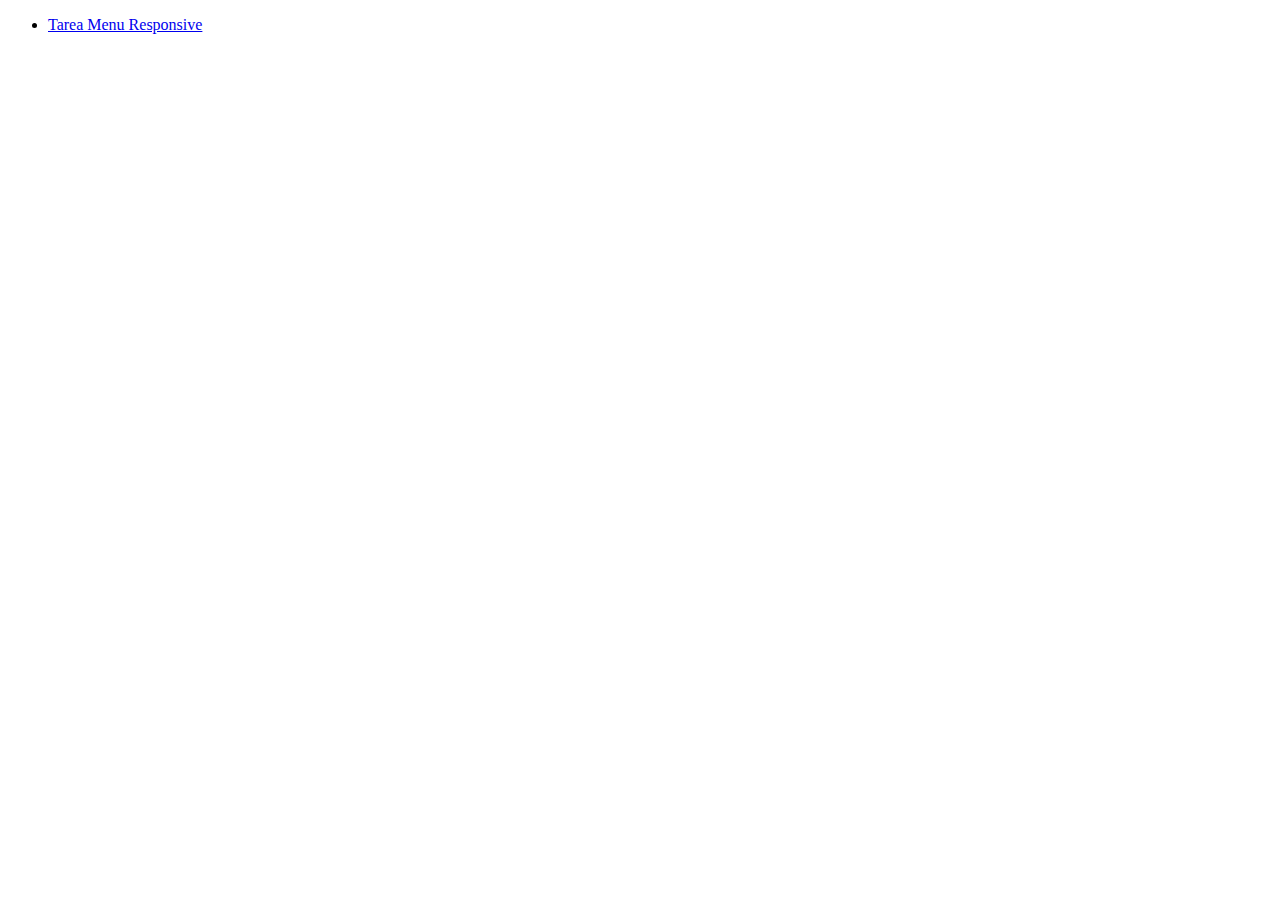
<file: index.html>
<!DOCTYPE html>
<html lang="en">
<head>
  <meta charset="UTF-8">
  <meta name="viewport" content="width=device-width, initial-scale=1.0">
  <title>Document</title>
</head>
<body>
  
  <ul>
    <li>
      <a href="UNIDAD 2/Tarea 3/index.html">Tarea Menu Responsive</a>
    </li>
  </ul>
</body>
</html>
</file>
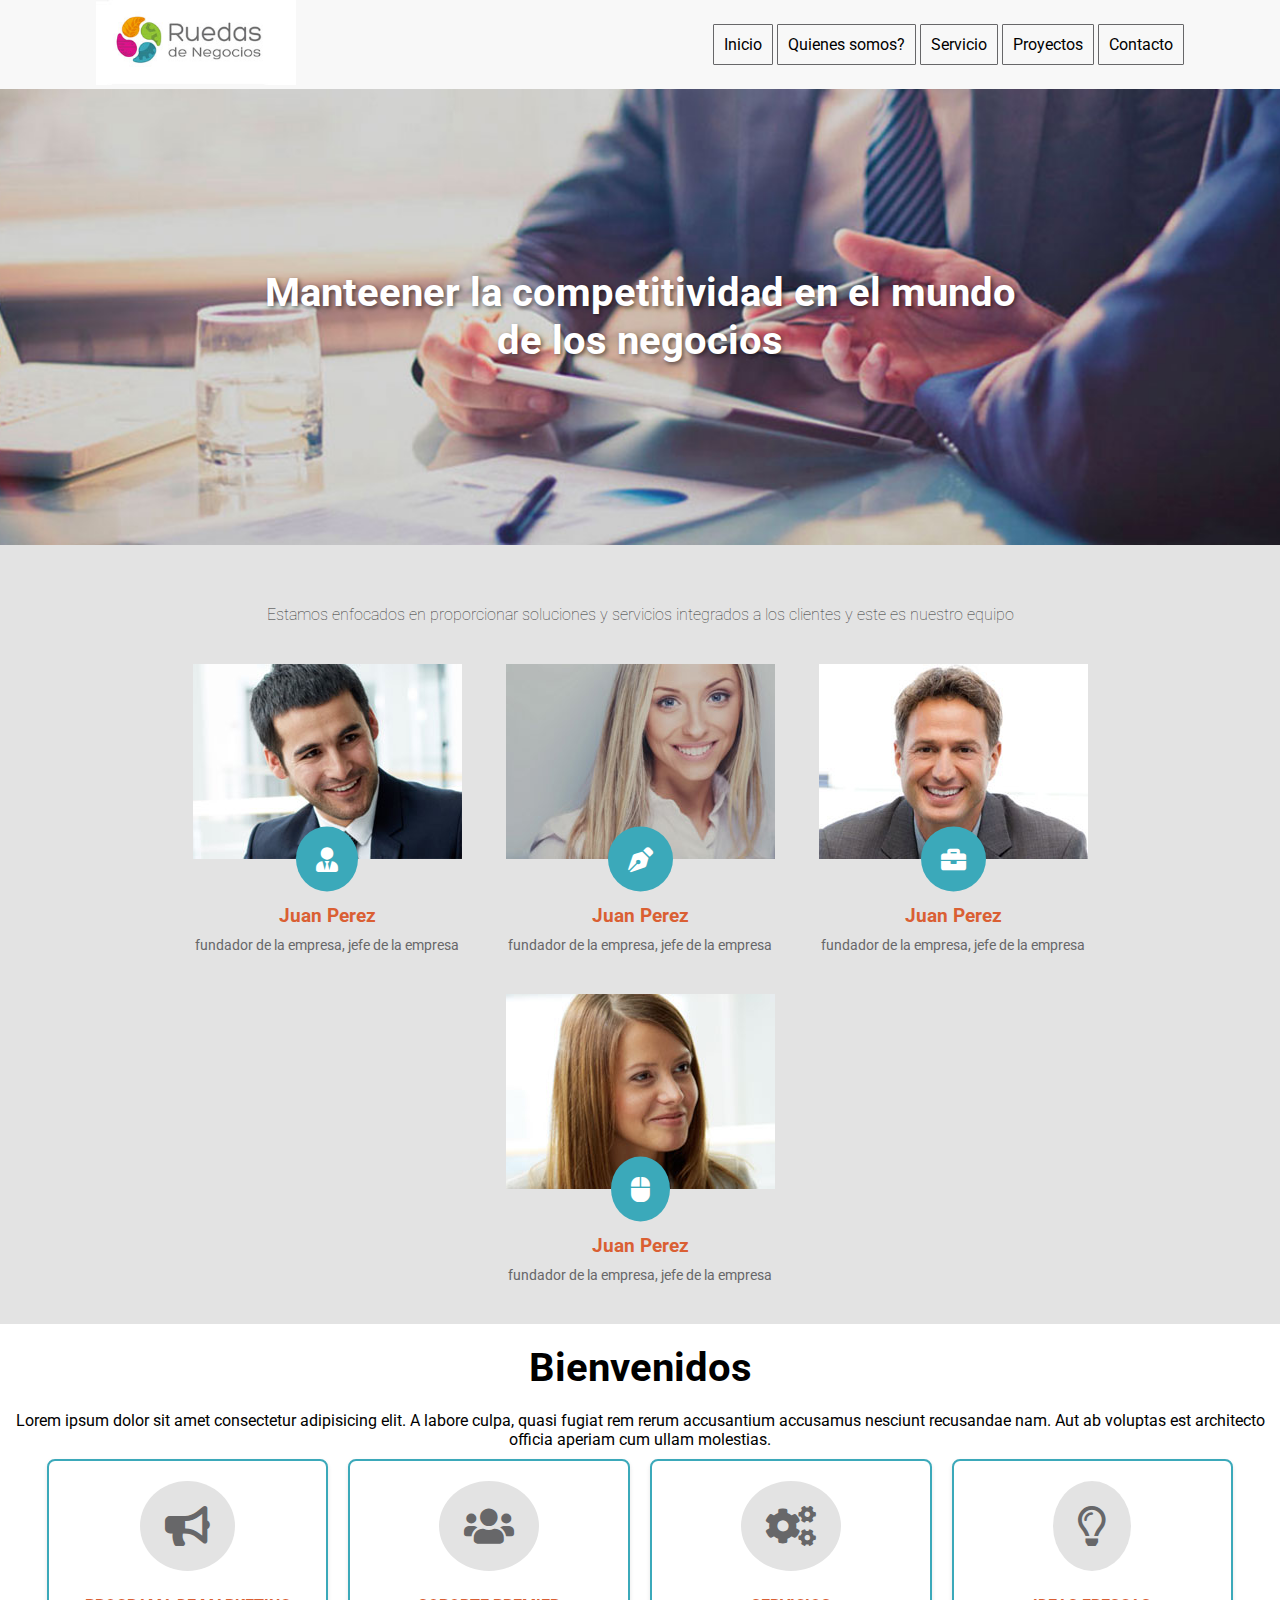
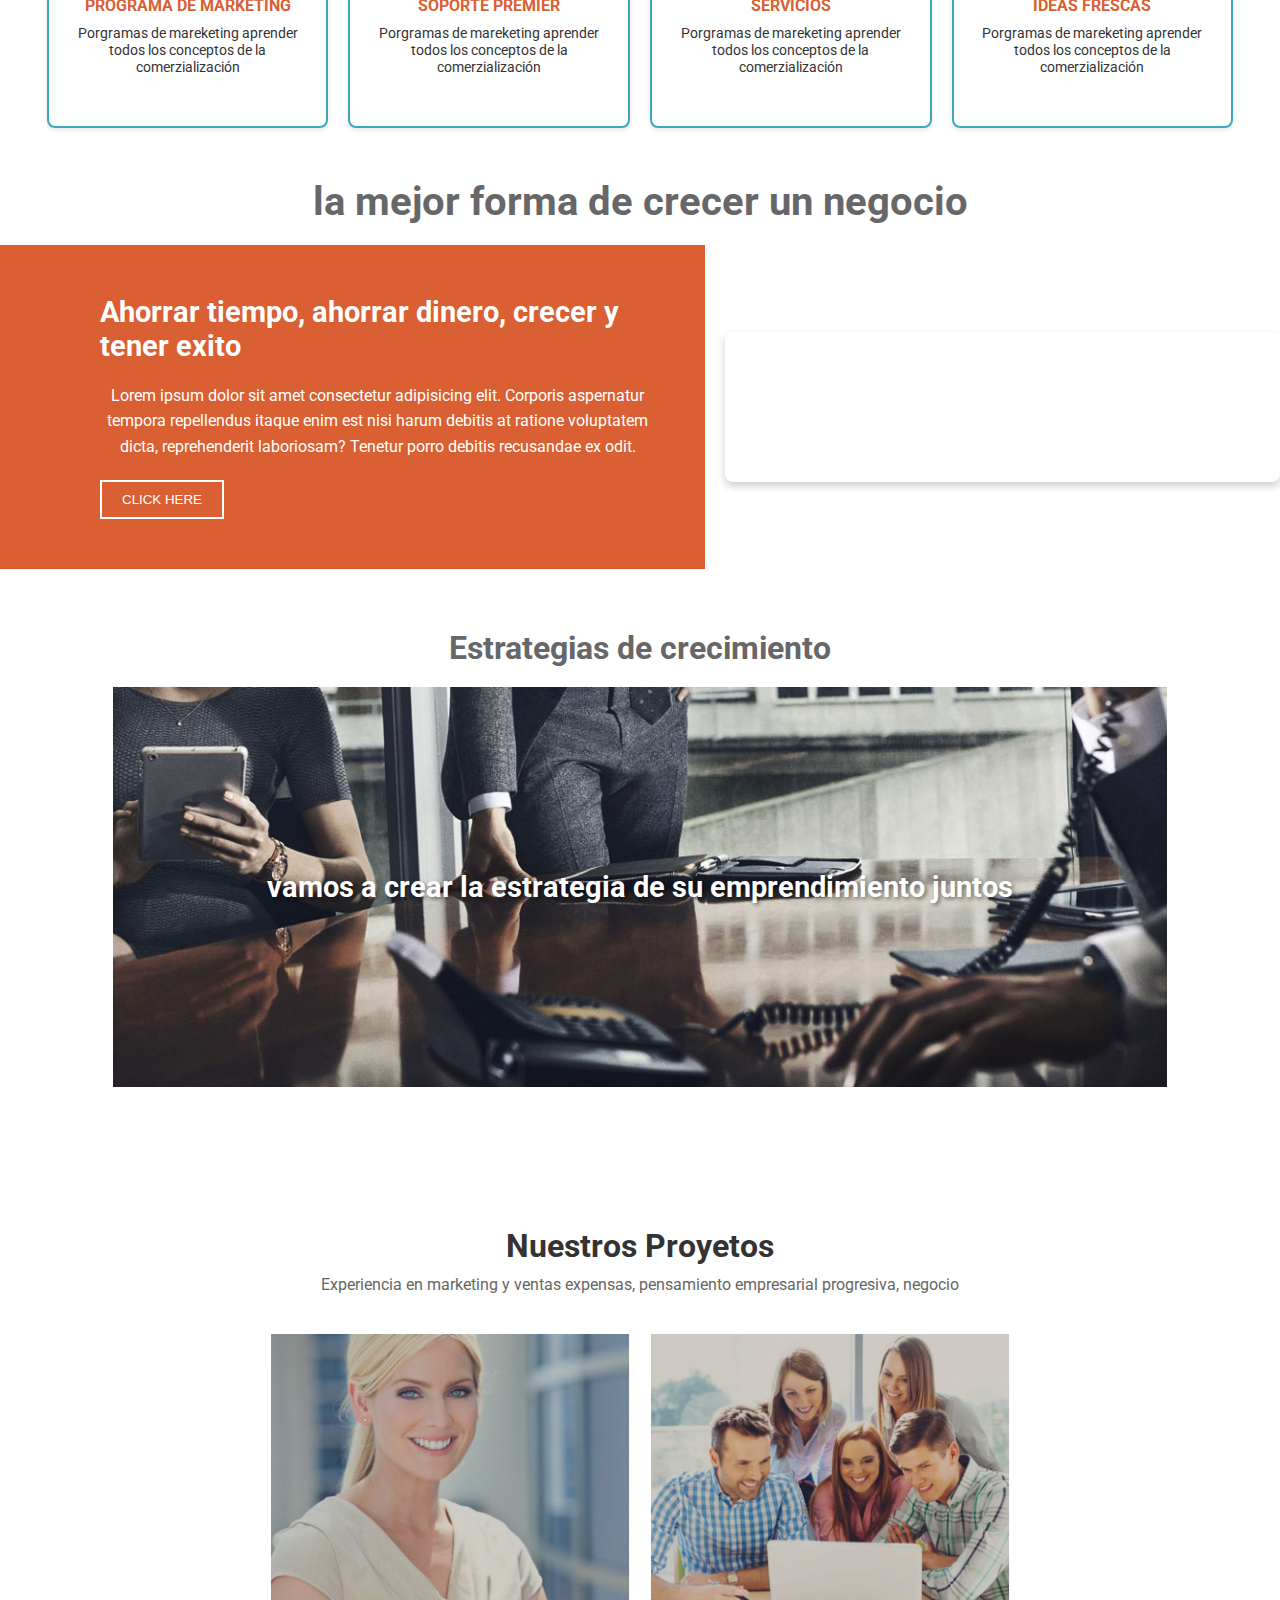
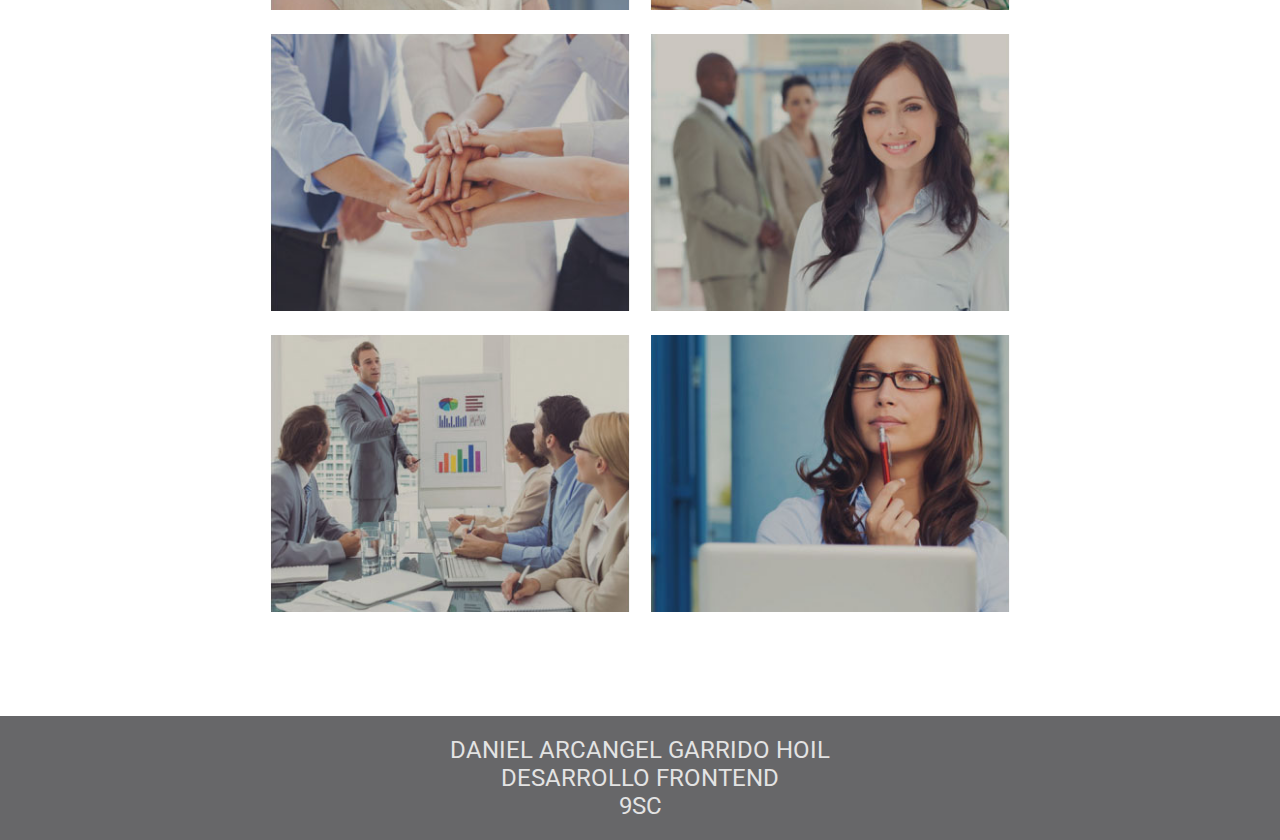
<file: UNIDAD 1/Examen/index.html>
<!DOCTYPE html>
<html lang="en">

<head>
  <meta charset="UTF-8">
  <meta name="viewport" content="width=device-width, initial-scale=1.0">

  <!--Google Fonts-->
  <link href="https://fonts.googleapis.com/css2?family=Roboto:wght@400;700&display=swap" rel="stylesheet">

  <!-- FontAwesome CDN -->
  <link rel="stylesheet" href="https://cdnjs.cloudflare.com/ajax/libs/font-awesome/5.15.4/css/all.min.css">
  <link rel="stylesheet" href="stylle.css">
  <link rel="stylesheet" href="responsive.css">

  <title>Examen daniel Garrido</title>
</head>

<body>

  <header class="header">
    <section class="menu">
      <div class="menu_content1">
        <img src="imagenes/logo.jpg" alt="">
      </div>
      <div class="menu_content2">
        <a href="#">Inicio</a>
        <a href="#">Quienes somos?</a>
        <a href="#">Servicio</a>
        <a href="#">Proyectos</a>
        <a href="#">Contacto</a>
      </div>
    </section>
  </header>
  
  <main class="main">
    <h1>Manteener la competitividad en el mundo de los negocios</h1>
  </main>
  
  <div class="container1">
    <h4>Estamos enfocados en proporcionar soluciones y servicios integrados a los clientes y este es nuestro equipo</h4>
    
    <div class="card">
      <img src="imagenes/foto1.jpg" alt="">
      <i class="fas fa-user-tie"></i>
      <h3>Juan Perez</h3>
      <p>fundador de la empresa, jefe de la empresa</p>
    </div>
    <div class="card">
      <img src="imagenes/foto2.jpg" alt="">
      <i class="fas fa-pen-nib"></i>
      <h3>Juan Perez</h3>
      <p>fundador de la empresa, jefe de la empresa</p>
    </div>
    <div class="card">
      <img src="imagenes/foto3.jpg" alt="">
      <i class="fas fa-briefcase"></i>
      <h3>Juan Perez</h3>
      <p>fundador de la empresa, jefe de la empresa</p>
    </div>
    <div class="card">
      <img src="imagenes/foto4.jpg" alt="">
      <i class="fas fa-mouse"></i>
      <h3>Juan Perez</h3>
      <p>fundador de la empresa, jefe de la empresa</p>
    </div>
    
  </div>

  <h1>Bienvenidos</h1>
  <p>Lorem ipsum dolor sit amet consectetur adipisicing elit. A labore culpa, quasi fugiat rem rerum accusantium accusamus nesciunt recusandae nam. Aut ab voluptas est architecto officia aperiam cum ullam molestias.</p>
  <div class="container2">
        
    <div class="card2">
      <i class="fas fa-bullhorn"></i>
      <h3>programa de marketing</h3>
      <p>Porgramas de mareketing aprender todos los conceptos de la comerzialización</p>
    </div>
  
    <div class="card2">
      <i class="fas fa-users"></i>
      <h3>Soporte premier</h3>
      <p>Porgramas de mareketing aprender todos los conceptos de la comerzialización</p>
    </div>
  
    <div class="card2">
      <i class="fas fa-cogs"></i>
      <h3>servicios</h3>
      <p>Porgramas de mareketing aprender todos los conceptos de la comerzialización</p>
    </div>
  
    <div class="card2">
      <i class="far fa-lightbulb"></i>
      <h3>ideas Frescas</h3>
      <p>Porgramas de mareketing aprender todos los conceptos de la comerzialización</p>
    </div>
  </div>
    

  <div class="container3">
    <h1>la mejor forma de crecer un negocio</h1>
    <div class="contenedor">
      <div class="section1">
        <h5>Ahorrar tiempo, ahorrar dinero, crecer y tener exito</h5>
        <p>
          Lorem ipsum dolor sit amet consectetur adipisicing elit. Corporis aspernatur tempora repellendus itaque enim
          est nisi harum debitis at ratione voluptatem dicta, reprehenderit laboriosam? Tenetur porro debitis recusandae
          ex odit.
        </p>
        <button class="btn">click here</button>
      </div>
      <div class="section2">
        <iframe width="600" height="600" src="https://www.youtube.com/embed/fvKvq4I8ozI?si=ukFON5ENZ_UWkJg9"
          title="YouTube video player" frameborder="0"
          allow="accelerometer; autoplay; clipboard-write; encrypted-media; gyroscope; picture-in-picture; web-share"
          referrerpolicy="strict-origin-when-cross-origin" allowfullscreen></iframe>
      </div>
    </div>
  </div>

  <div class="container4">
    <h1>Estrategias de crecimiento</h1>
    <div class="container4_content">
      <h2>vamos a crear la estrategia de su emprendimiento juntos</h2>
    </div>
  </div>

  <div class="container5">
    <h1>Nuestros Proyetos</h1>
    <p>Experiencia en marketing y ventas expensas, pensamiento empresarial progresiva, negocio</p>
    
    <div class="container5_cards">
      
      <div class="content_5">
        <img src="imagenes/proyecto1.jpg" alt="">
      </div>
      
      <div class="content_5">
        <img src="imagenes/proyecto2.jpg" alt="">
      </div>
      
      <div class="content_5">
        <img src="imagenes/proyecto3.jpg" alt="">
      </div>
      
      <div class="content_5">
        <img src="imagenes/proyecto4.jpg" alt="">
      </div>
      
      <div class="content_5">
        <img src="imagenes/proyecto5.jpg" alt="">
      </div>
      
      <div class="content_5">
        <img src="imagenes/proyecto6.jpg" alt="">
      </div>

    </div>
  </div>

  <footer class="footer">
    <p>Daniel Arcangel Garrido Hoil</p>
    <p>Desarrollo Frontend</p>
    <p>9SC</p>
  </footer>
</body>

</html>
</file>
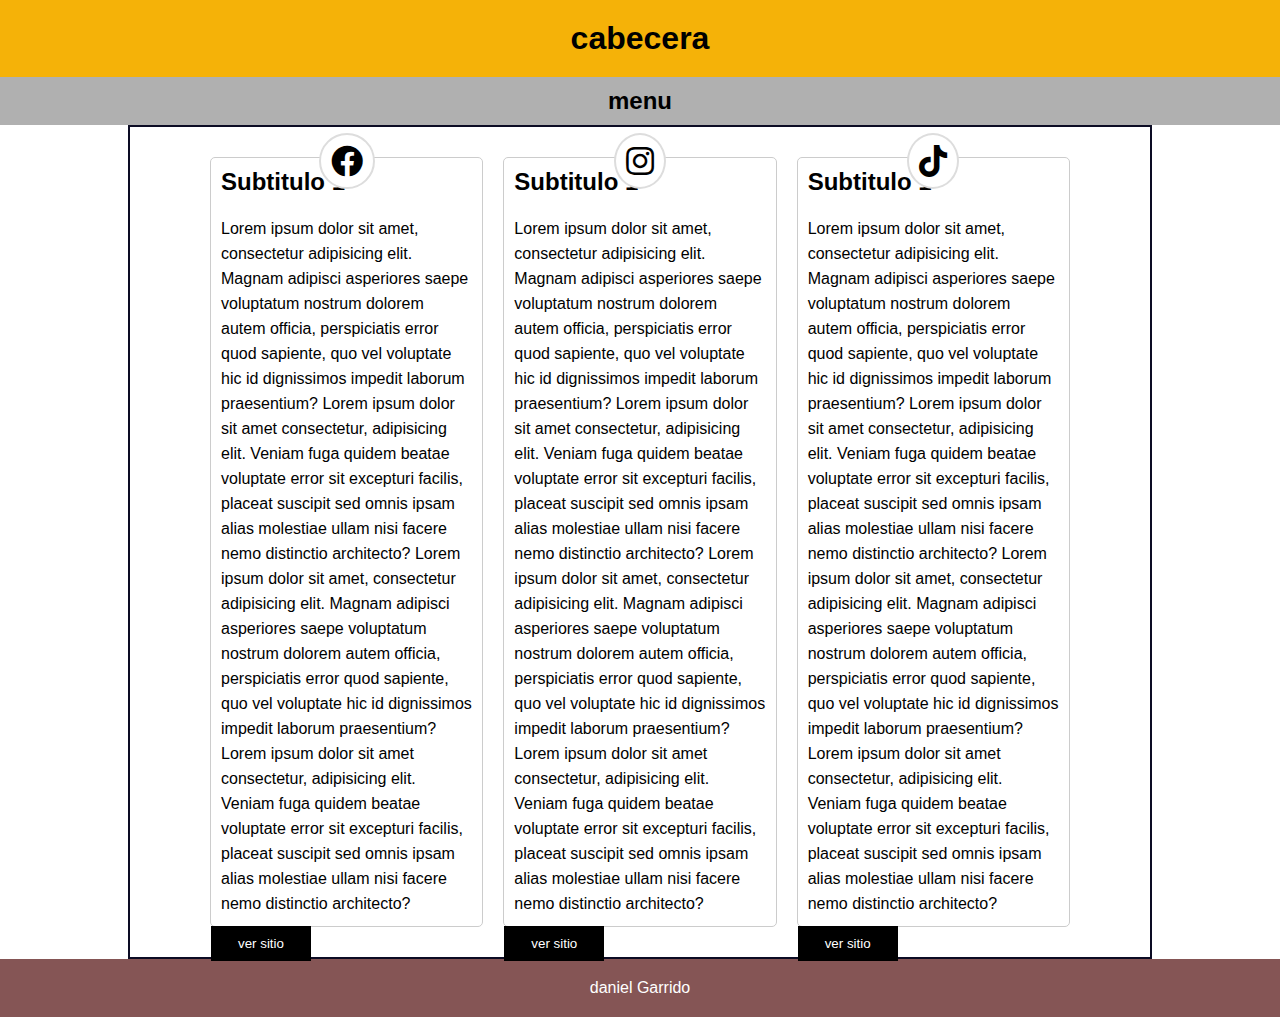
<file: UNIDAD 1/Tarea 4/index.html>
<!DOCTYPE html>
<html lang="en">

<head>
  <meta charset="UTF-8">
  <meta name="viewport" content="width=device-width, initial-scale=1.0">
  <link rel="stylesheet" href="css.css">
  <!-- FontAwesome CDN -->
  <link rel="stylesheet" href="https://cdnjs.cloudflare.com/ajax/libs/font-awesome/5.15.4/css/all.min.css">
  <title> Atributos position</title>
</head>

<body>
  <header>
    <h1>
      cabecera
    </h1>
  </header>
  <section class="menu">
    <h2>menu</h2>
  </section>
  <div class="main">
    <div class="contenedor">
      <div class="card">
        <i class="fab fa-facebook fa-2x"></i> <!-- Icono de Facebook -->
        <h1>
          Subtitulo 1
        </h1>
        <p>
          Lorem ipsum dolor sit amet, consectetur adipisicing elit. Magnam adipisci asperiores saepe voluptatum nostrum
          dolorem autem officia, perspiciatis error quod sapiente, quo vel voluptate hic id dignissimos impedit laborum
          praesentium? Lorem ipsum dolor sit amet consectetur, adipisicing elit. Veniam fuga quidem beatae voluptate
          error sit excepturi facilis, placeat suscipit sed omnis ipsam alias molestiae ullam nisi facere nemo
          distinctio architecto?
          Lorem ipsum dolor sit amet, consectetur adipisicing elit. Magnam adipisci asperiores saepe voluptatum nostrum
          dolorem autem officia, perspiciatis error quod sapiente, quo vel voluptate hic id dignissimos impedit laborum
          praesentium? Lorem ipsum dolor sit amet consectetur, adipisicing elit. Veniam fuga quidem beatae voluptate
          error sit excepturi facilis, placeat suscipit sed omnis ipsam alias molestiae ullam nisi facere nemo
          distinctio architecto?
        </p>
        <button class="btn">
          ver sitio
        </button>
      </div>
      <div class="card">
        <i class="fab fa-instagram fa-2x"></i> <!-- Icono de Instagram -->
        <h1>
          Subtitulo 1
        </h1>
        <p>
          Lorem ipsum dolor sit amet, consectetur adipisicing elit. Magnam adipisci asperiores saepe voluptatum nostrum
          dolorem autem officia, perspiciatis error quod sapiente, quo vel voluptate hic id dignissimos impedit laborum
          praesentium? Lorem ipsum dolor sit amet consectetur, adipisicing elit. Veniam fuga quidem beatae voluptate
          error sit excepturi facilis, placeat suscipit sed omnis ipsam alias molestiae ullam nisi facere nemo
          distinctio architecto?
          Lorem ipsum dolor sit amet, consectetur adipisicing elit. Magnam adipisci asperiores saepe voluptatum nostrum
          dolorem autem officia, perspiciatis error quod sapiente, quo vel voluptate hic id dignissimos impedit laborum
          praesentium? Lorem ipsum dolor sit amet consectetur, adipisicing elit. Veniam fuga quidem beatae voluptate
          error sit excepturi facilis, placeat suscipit sed omnis ipsam alias molestiae ullam nisi facere nemo
          distinctio architecto?
        </p>
        <button class="btn">
          ver sitio
        </button>
      </div>
      <div class="card">
        <i class="fab fa-tiktok fa-2x"></i> <!-- Icono de TikTok -->
        <h1>
          Subtitulo 1
        </h1>
        <p>
          Lorem ipsum dolor sit amet, consectetur adipisicing elit. Magnam adipisci asperiores saepe voluptatum nostrum
          dolorem autem officia, perspiciatis error quod sapiente, quo vel voluptate hic id dignissimos impedit laborum
          praesentium? Lorem ipsum dolor sit amet consectetur, adipisicing elit. Veniam fuga quidem beatae voluptate
          error sit excepturi facilis, placeat suscipit sed omnis ipsam alias molestiae ullam nisi facere nemo
          distinctio architecto?
          Lorem ipsum dolor sit amet, consectetur adipisicing elit. Magnam adipisci asperiores saepe voluptatum nostrum
          dolorem autem officia, perspiciatis error quod sapiente, quo vel voluptate hic id dignissimos impedit laborum
          praesentium? Lorem ipsum dolor sit amet consectetur, adipisicing elit. Veniam fuga quidem beatae voluptate
          error sit excepturi facilis, placeat suscipit sed omnis ipsam alias molestiae ullam nisi facere nemo
          distinctio architecto?
        </p>
        <button class="btn">
          ver sitio
        </button>
      </div>
    </div>

  </div>


  </div>
  <footer class="footer">
    daniel Garrido
  </footer>

</body>
</html>
</file>
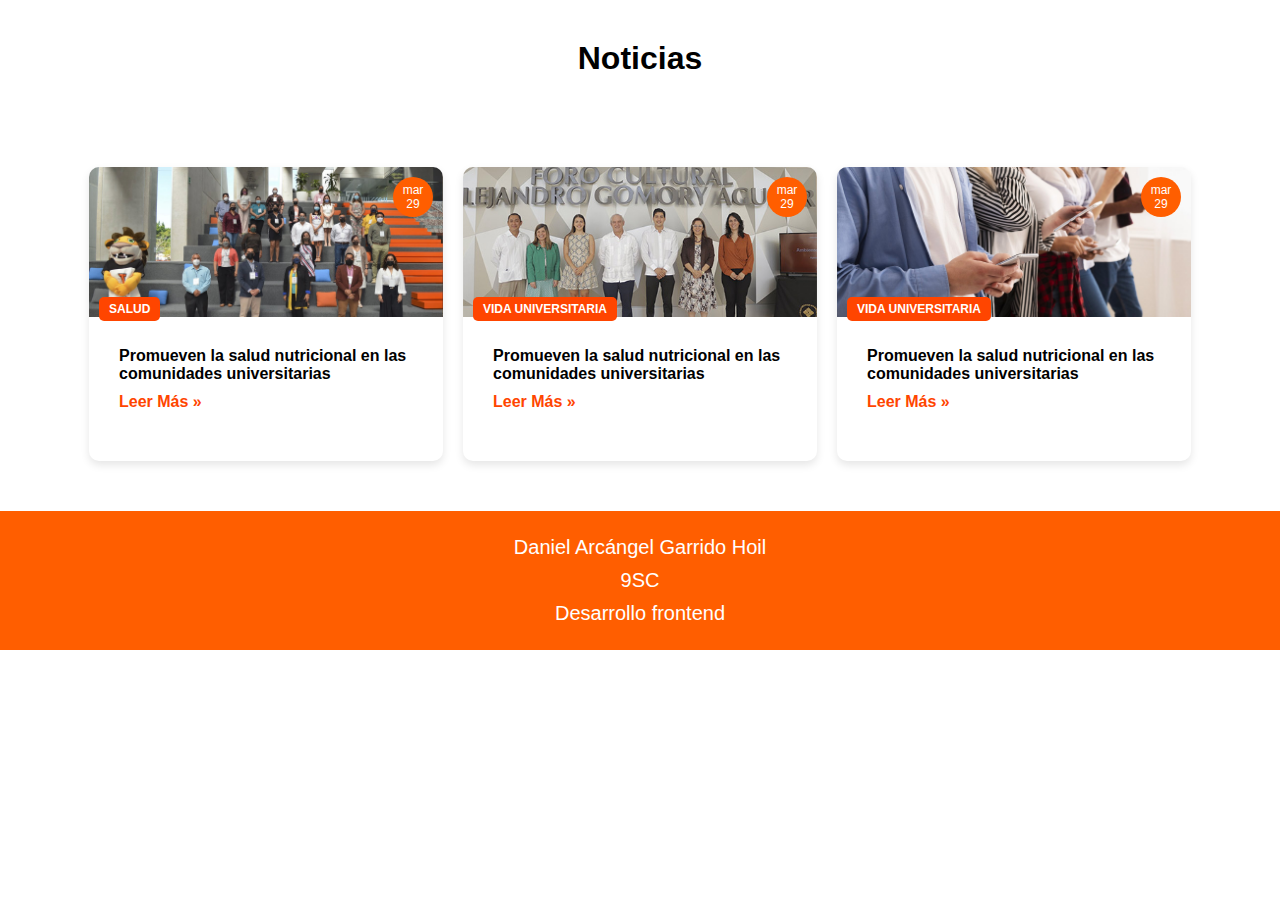
<file: UNIDAD 1/Tarea 6/index.html>
<!DOCTYPE html>
<html lang="es">

<head>
  <meta charset="UTF-8">
  <meta name="viewport" content="width=device-width, initial-scale=1.0">
  <link rel="stylesheet" href="css.css">
  <title>Tarea 6</title>
</head>

<body>
  <h1>Noticias</h1>
  <div class="container">
    <figure class="card">
      <img src="img/foto1.jpg" alt="Card Image" class="card-image">

      <!-- Ícono de la fecha -->
      <div class="date-icon">mar<br>29</div>

      <!-- Ícono de salud -->
      <div class="category-badge">SALUD</div>

      <!-- Contenido de la card -->
      <figcaption class="card-content">
        <h3>Promueven la salud nutricional en las comunidades universitarias</h3>
        <a href="#" class="card-link">Leer Más &raquo;</a>
      </figcaption>
    </figure>
    <figure class="card">
      <img src="img/foto2.jpg" alt="Card Image" class="card-image">

      <!-- Ícono de la fecha -->
      <div class="date-icon">mar<br>29</div>

      <!-- Ícono de salud -->
      <div class="category-badge">Vida universitaria</div>

      <!-- Contenido de la card -->
      <figcaption class="card-content">
        <h3>Promueven la salud nutricional en las comunidades universitarias</h3>
        <a href="#" class="card-link">Leer Más &raquo;</a>
      </figcaption>
    </figure>
    <figure class="card">
      <img src="img/foto3.jpg" alt="Card Image" class="card-image">

      <!-- Ícono de la fecha -->
      <div class="date-icon">mar<br>29</div>

      <!-- Ícono de salud -->
      <div class="category-badge">Vida universitaria</div>

      <!-- Contenido de la card -->
      <figcaption class="card-content">
        <h3>Promueven la salud nutricional en las comunidades universitarias</h3>
        <a href="#" class="card-link">Leer Más &raquo;</a>
      </figcaption>
    </figure>
  </div>

  <footer>
    <div class="footer">
      <h2>Daniel Arcángel Garrido Hoil</h2>
      <h2>9SC</h2>
      <h2>Desarrollo frontend</h2>
    </div>
  </footer>
</body>

</html>
</file>
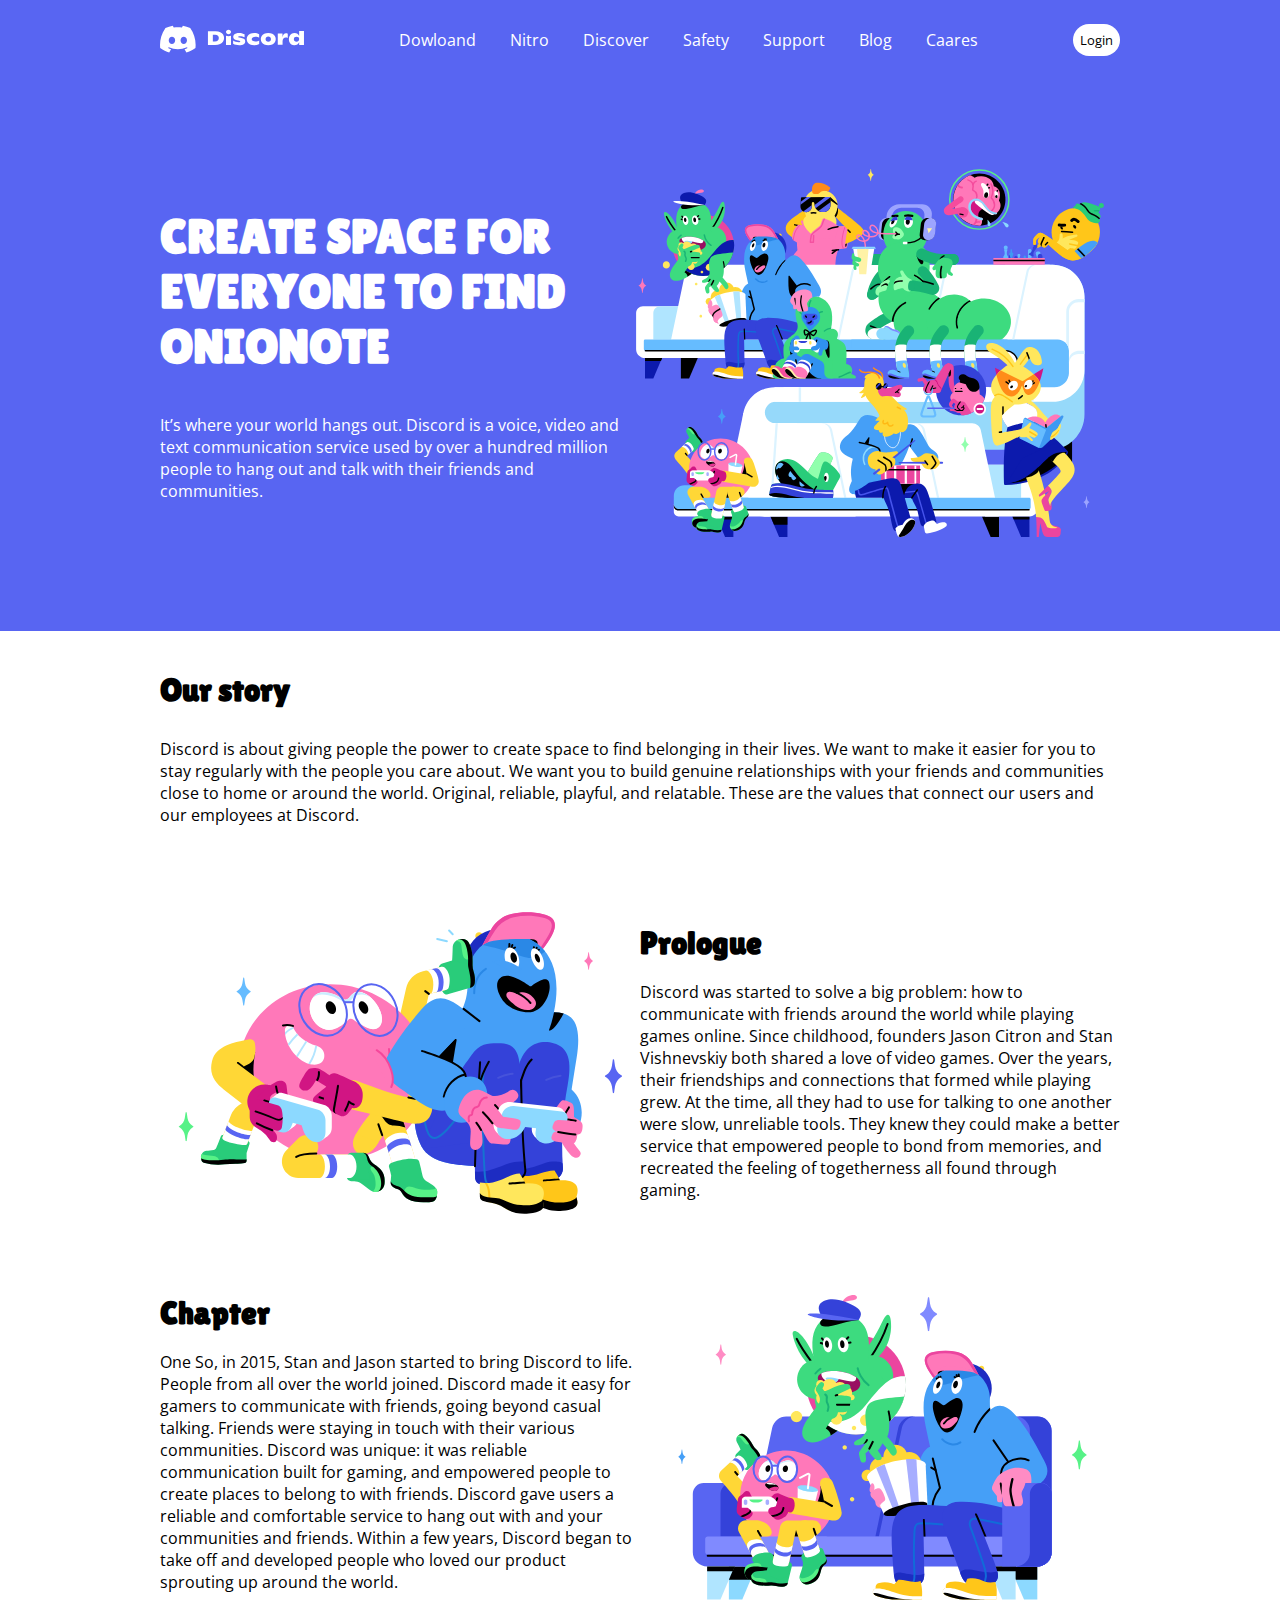
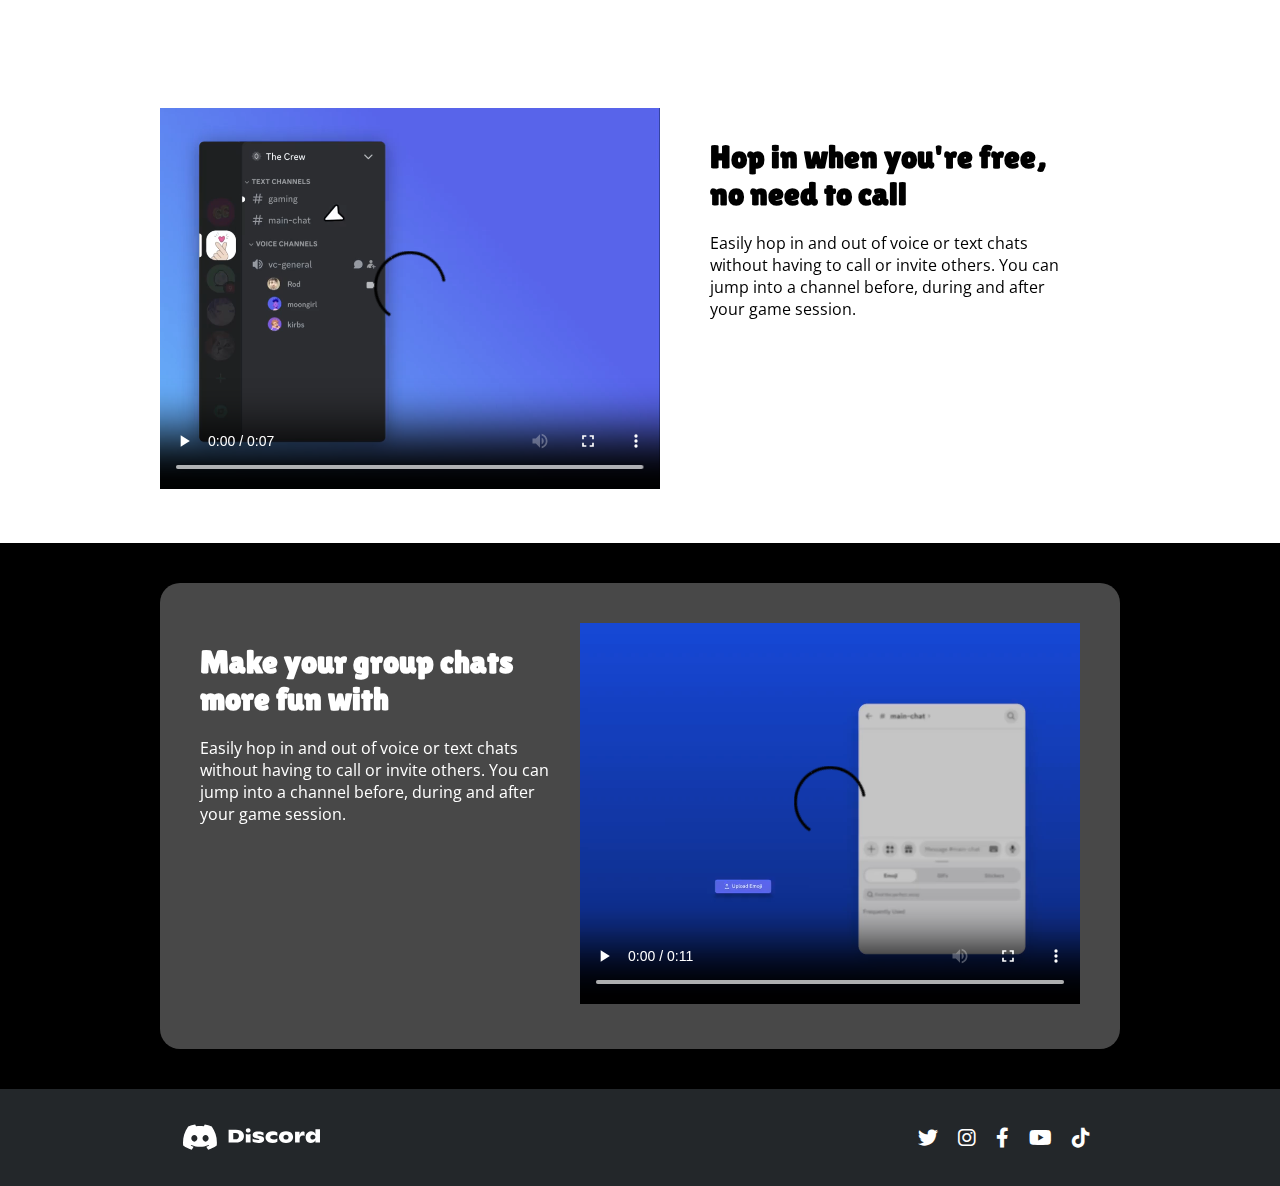
<file: UNIDAD 1/Tarea 7/index.html>
<!DOCTYPE html>
<html lang="en">

<head>
  <meta charset="UTF-8">
  <meta name="viewport" content="width=device-width, initial-scale=1.0">
  <link rel="stylesheet" href="css.css">
  <!-- libreria fontawesome -->
  <link rel="stylesheet" href="https://cdnjs.cloudflare.com/ajax/libs/font-awesome/6.0.0-beta3/css/all.min.css">

  <title>Tarea 8</title>
</head>

<body>
  <header class="header">
    
    <section class="nav">
      <img src="imagenes/logo_discord.svg" alt="">
      <div class="menu">
        <a href="#">Dowloand</a>
        <a href="#">Nitro</a>
        <a href="#">Discover</a>
        <a href="#">Safety</a>
        <a href="#">Support</a>
        <a href="#">Blog</a>
        <a href="#">Caares</a>
      </div>
      <button class="btn"><a class="btn-color" href="#">Login</a></button>
    </section>

  </header>

  <main class="main">
    <div class="main-container">
      <div class="main-content">
        <h1>
          CREATE SPACE FOR EVERYONE TO FIND ONIONOTE
        </h1>
        <p>
          It’s where your world hangs out. Discord is a voice, video and text communication service used by over a
          hundred million people to hang out and talk with their friends and communities.
        </p>
      </div>
      <div class="main-content-img">
        <img src="imagenes/foto1.svg" alt="">
      </div>
    </div>

  </main>

  <div class="content">
    <div class="content_info">
      
      <div class="content1">
        <h1>
          Our story
        </h1>
        <p>
  
          Discord is about giving people the power to create space to find belonging in their lives. We want to make it
          easier for you to stay regularly with the people you care about. We want you to build genuine relationships with
          your friends and communities close to home or around the world. Original, reliable, playful, and relatable.
          These are the values that connect our users and our employees at Discord.
        </p>
      </div>
  
      <div class="content2">
        <img src="imagenes/foto2.svg" alt="">
        <div>
          <h1>
            Prologue
          </h1>
          <p>
            Discord was started to solve a big problem: how to communicate with friends around the world while playing games
            online. Since childhood, founders Jason Citron and Stan Vishnevskiy both shared a love of video games. Over the
            years, their friendships and connections that formed while playing grew. At the time, all they had to use for
            talking to one another were slow, unreliable tools. They knew they could make a better service that empowered
            people to bond from memories, and recreated the feeling of togetherness all found through gaming.
          </p>
        </div>
      </div>

      <div class="content3">
        <div>
          <h1>
            Chapter
          </h1>
          <p>
            One

            So, in 2015, Stan and Jason started to bring Discord to life. People from all over the world joined. Discord
            made it easy for gamers to communicate with friends, going beyond casual talking. Friends were staying in touch
            with their various communities. Discord was unique: it was reliable communication built for gaming, and
            empowered people to create places to belong to with friends. Discord gave users a reliable and comfortable
            service to hang out with and your communities and friends. Within a few years, Discord began to take off and
            developed people who loved our product sprouting up around the world.
          </p>
        </div>
        <img src="imagenes/foto3.svg" alt="">
      </div>
  
      <div class="cotent4">
        
        <div class="content4_video">
          <video class="video" controls>
            <source src="video3.mp4" type="video/mp4">
          </video>
        </div>
        
        
        <div class="content4_info">
          <h1>
            Hop in when you're free, no need to call
          </h1>
          <p>
            Easily hop in and out of voice or text chats without having to call or invite others. You can jump into a
            channel before, during and after your game session.
          </p>
        </div>

      </div>
    </div>
   
  </div>

  <div class="media">
    <div class="media_content">
      <div class="media_content_info">
        <h1>
          Make your group chats more fun with
        </h1>
        <p>
          Easily hop in and out of voice or text chats without having to call or invite others. You can jump into a
          channel before, during and after your game session.
        </p>
      </div>
      <div class="media_content_video">
        <video class="video" controls>
          <source src="video1.mp4" type="video/mp4">
        </video>
      </div>
    </div>
  </div>

  <footer class="footer">
    <div class="footer-content">
      <img src="imagenes/logo_discord.svg" alt="">
      <div class="iconos">
        <i class="fab fa-twitter"></i>
        <i class="fab fa-instagram"></i>
        <i class="fab fa-facebook-f"></i>
        <i class="fab fa-youtube"></i>
        <i class="fab fa-tiktok"></i>
      </div>
    </div>
  </footer>
</body>

</html>
</file>
<file: UNIDAD 1/Examen/stylle.css>
*{
  margin: 0;
  padding: 0;
  box-sizing: border-box;
}
:root{
  --color-primario: #da5f33;
  --color-secundario: #3ba9ba;
  --color-fondo: #676769;
  --color_fondo-2: #e3e3e3;
}

body{
  font-family: 'Roboto', sans-serif;
}

/*************** Estilos para el header ********************/
.header {
  
  width: 100%;
  display: flex;
  justify-content: center;
  background-color: #f8f8f8;
 
}
h1{
  font-size: 2.5rem;

  margin-bottom: 20px;
  margin-top: 20px;
  text-align: center;

}
p{
  font-size: 1rem;
 
  text-align: center;
}

.menu {
  width: 85%;
  display: flex;
  justify-content: space-between;
  align-items: center;
}

/* Estilo para el logo */
.menu img {
  width: 200px;

}

/* Estilos para los enlaces */
.menu a {
  text-decoration: none;
  color: black;
  border: 1px solid var(--color-fondo);
  padding: 10px 10px;
  border-radius: 1px;
  transition: background-color 0.3s, color 0.3s;
}

.menu a:hover {
  color: white;
  background-color: var(--color-primario);
  border-color: var(--color-primario);
}

/***************************Estilo al Main ***********************************/
.main {

  color: white;
  background-image: url('imagenes/fotoprincipal.jpg'); 
  background-size: cover;
  background-position: center;
  
  padding: 10rem 5rem;
  display: flex;
  align-items: center;
  justify-content: center;
  text-align: center;
 
}

.main h1 {
  font-size: 2.5rem; 
  line-height: 1.2;
  max-width: 800px;
  text-shadow: 2px 2px 4px rgba(0, 0, 0, 0.5); 
}



/**************************+ Contenedor 1 *****************************/
.container1 {
  width: 100%;
  padding: 20px;
  text-align: center;
  background-color: var(--color_fondo-2);
}

/* Estilo para el título */
.container1 h4 {
  font-size: 1rem;
  font-weight: lighter;
  color: #333;
  padding-top: 40px;
  margin-bottom: 20px ;
}

/* Estilo para las tarjetas */
.card {
  position: relative;
  display: inline-flex;
  flex-direction: column;
  align-items: center;
  margin: 10px;
  padding: 10px;
 
}

/* Estilo para las imágenes */
.card img {
  width: 100%;
  margin-bottom: 45px;
}

/* Estilo para los íconos */
.card i {
  position: absolute;
  top: 205px;
  background-color: var(--color-secundario);
  color: white;
  font-size: 25px;
  padding: 20px;
  border-radius: 50%;
  transform: translateY(-50%);
}

/* Estilo para el nombre */
.card h3 {
  color: var(--color-primario);
  font-size: 1.2rem;
  margin-bottom: 10px;
}

/* Estilo para la descripción */
.card p {
  color: var(--color-fondo);
  font-size: 0.9rem;
  text-align: left;

}


/******************************** Contenedor 2 ***************************/
.container2 {
  width: 100%;
  display: flex;
  justify-content: center;
  align-items: center;
  padding-top: 10px;
  padding-bottom: 10px;
}



/* Estilo para el título */
.container2 h2 {
  font-size: 2rem;
  margin-bottom: 10px;
  color: #333;
}

.container2 p {
  font-size: 1rem;
  color: #666;
  margin-bottom: 30px;
}

/* Contenedor de las tarjetas */
.container2 {
  display: flex;
  justify-content: center;
  flex-wrap: wrap;
  gap: 20px;
}

/* Estilo para cada tarjeta */
.card2 {
  width: 22%;
  background-color: white;
  border: 2px solid var(--color-secundario);
  border-radius: 8px;
  padding: 20px;
  text-align: center;
  box-shadow: 0 2px 4px rgba(0, 0, 0, 0.1);
  transition: transform 0.3s, box-shadow 0.3s;
}



/* Estilo para los íconos */
.card2 i {
  font-size: 40px;
  padding: 25px;
  color: var(--color-fondo);
  background-color: var(--color_fondo-2);
  border-radius: 50%;
  margin-bottom: 15px;
}

.card2 h3 {
  color: var(--color-primario);
  text-transform: uppercase;
  font-size: 1rem;
  margin: 10px 0;
}

.card2 p {
  font-size: 0.9rem;
  color: #333;
}

/*************************************** contenedor 3****************************+ */
.container3 {
  width: 100%;
  padding: 20px 0 20px 0;
}

/* Estilo para el título */
.container3 h1 {
  font-size: 2.5rem;
  margin-bottom: 20px;
  text-align: center;
  color: var(--color-fondo);
}

/* Estilo para el contenedor interno */
.contenedor {
  display: flex;
  gap: 20px;
  align-items: center;
}

/* Estilos para la sección izquierda (texto) */
.section1 {
  background-color: var(--color-primario);
  color: white;
  padding-left: 100px;
  padding-right: 50px;
  padding-top: 50px;
  padding-bottom: 50px;
  flex: 1;
  display: flex;
  flex-direction: column;
  justify-content: center;
  align-items: flex-start;
}

.section1 h5 {
  font-size: 1.8rem;
  margin-bottom: 20px;
}

.section1 p {
  font-size: 1rem;
  line-height: 1.6;
  margin-bottom: 20px;
}

/* Estilo para el botón */
.btn {
  background-color: transparent;
  color: white;
  border: 2px solid white;
  padding: 10px 20px;
  text-transform: uppercase;
  cursor: pointer;
  transition: background-color 0.3s, color 0.3s;
}

.btn:hover {
  background-color: white;
  color: #ff5722;
}

/* Estilos para la sección derecha (video) */
.section2 {
  flex: 1;
  display: flex;
  justify-content: center;
  align-items: center;
}

.section2 iframe {
  width: 100%;
  height: auto;
  max-width: 560px;
  border-radius: 8px;
  box-shadow: 0 4px 8px rgba(0, 0, 0, 0.2);
}

/******************************* Contenedor 4 *****************************************/
.container4 {
  width: 100%;
  margin: 0 auto;
  padding: 20px;
  text-align: center;
}

/* Estilo para el título principal */
.container4 h1 {
  font-size: 2rem;
  color: var(--color-fondo);
  margin-bottom: 20px;
}

/* Contenedor para el contenido */
.container4_content {
  width: 85%;
  margin: auto;
  background-image: url('imagenes/fotoblancoynegro.jpg');
  background-size: cover;
  background-position: center;
  height: 400px; /* Ajusta la altura según tus necesidades */
  display: flex;
  justify-content: center;
  align-items: center;
  color: white;
  position: relative;
}

/* Estilo para el texto dentro del contenedor */
.container4_content h2 {
  font-size: 1.8rem;
  font-weight: bold;
  text-align: center;
  max-width: 800px;
  margin: 0;
  text-shadow: 2px 2px 4px rgba(0, 0, 0, 0.5); /* Sombra para mejorar la visibilidad del texto */
}

/**/
/***************+ Contenedor 5 *************************** */
.container5 {
  width: 100%;
  margin: 0 auto;
  padding: 100px;
  text-align: center;
}

/* Estilo para el título */
.container5 h1 {
  font-size: 2rem;
  margin-bottom: 10px;
  color: #333;
}

/* Estilo para el párrafo */
.container5 p {
  font-size: 1rem;
  color: #666;
  margin-bottom: 40px;
}


.container5_cards {
  width: 100%;
  display: flex;
  flex-wrap: wrap;
  justify-content: center;
  


  gap: 20px;
}



.content_5 img {
  width: 360px;
 
}




/*Footer*/
.footer {
  background-color: var(--color-fondo);
  padding: 20px;
}
.footer p{
  color: var(--color_fondo-2);
  font-size: 24px;
  text-align: center;
  text-transform: uppercase;
}
</file>
<file: UNIDAD 1/Examen/responsive.css>
@media (max-width: 450px) {
  
  h1, .container5 h1, .container3 h1 {
      font-size: 1.5rem;
  }

  .container2 h2, .section1 h5, .container4 h1 {
      font-size: 1.2rem;
  }


  .header {
      display: block;
      padding: 10px;
  }

  .menu img {
      width: 150px;
      margin-bottom: 10px;
  }

  .menu a {
      width: 100%;
      padding: 10px;
      text-align: center;
      margin: 5px 0;
  }


  .main {
      padding: 5rem 1rem;
  }

  .main h1 {
      font-size: 1.5rem;
  }


  .card {
      width: 100%;
      margin-bottom: 20px;
  }


  .card2 {
      width: 100%;
      margin-bottom: 20px;
  }


  .section1 {
      padding: 10px;
  }


  .section2 iframe {
      width: 100%;
      max-width: 100%;
  }


  .container5_cards {
      flex-direction: column;
  }

  .content_5 img {
      width: 300px;
  }

  .container4_content {
      height: auto;
      padding: 20px;
  }

  .container4_content h2 {
      font-size: 1.2rem;
  }
}
</file>
<file: UNIDAD 1/Tarea 4/css.css>
/* Estilos generales */
*{
  margin: 0;
  padding: 0;
  box-sizing: border-box;
}

body {
  font-family: Arial, sans-serif;
}

h1, h2, p {
  margin: 0;
  padding: 0;
}

header {
  background-color: #f5b208; /* Amarillo fuerte */
  width: 100%;
  text-align: center;
  padding: 20px 0;
}

header h1 {
  margin: 0;
}

.menu {
  background-color: #B0B0B0; /* Gris */
  width: 100%;
  text-align: center;
  padding: 10px 0;
}

.menu h2 {
  margin: 0;
}

.main {

  width: 100%;
  display: flex;
  align-items: center;
 
}

.contenedor{
  width: 80%;
  
  display: flex;
  justify-content: left;
  flex-direction:  row;
  border: 2px solid rgb(12, 12, 36);
  padding: 30px 80px;
  gap: 20px;
}

.card {
  position: relative;
  display: flex;
  border: 1px solid #ccc;
  border-radius: 5px;
  gap: 10px;
  padding: 10px;
  overflow: visible; /* Para permitir que los elementos salgan del card */
}

.card i {
  position: absolute;
  top: -25px; /* Mueve el icono hacia arriba */
  left: 50%; /* Centra horizontalmente */
  transform: translateX(-50%); /* Ajuste para centrar exactamente */
  background-color: white; /* Fondo blanco para hacer el icono más visible */
  padding: 10px;
  border-radius: 50%;
  border: 2px solid #ddd;
}

.card h1 {
  margin-bottom: 10px;
}

.card p {
  text-align: left;
  line-height: 25px;
}

 .btn {
  position: absolute;
  left: 0;
  top: 100%;
  width: 100px;
  background-color: black;
  color: white;
  padding: 10px;
  border: none;
  cursor: pointer;
  text-align: center;
}

.card .btn:hover {
  background-color: #333;
}

.footer {

  text-align: center;
  padding: 20px 0;
  color: white;
  background-color: #855555;
}

/* Flexbox para las cards */
.main {
  display: flex;
  justify-content: center;
  flex-wrap: wrap;
  gap: 20px;
}

.card {
  display: flex;
  flex-direction: column;
  justify-content: space-between;
}

.card h1 {
  font-size: 24px;
  margin-bottom: 10px;
}


@media screen and (max-width: 770px) {

  .contenedor{
    flex-direction:  column;
  }
  .card{
    margin-bottom: 30px;
  }
}
</file>
<file: UNIDAD 1/Tarea 6/css.css>
* {
  box-sizing: border-box;
  margin: 0;
  padding: 0;
}

body {
  font-family: Arial, sans-serif;
}

h1{
  text-align: center;
  padding-top: 40px;
  padding-bottom: 40px;
}

.container{
  width: 100%;
  display: flex;
  justify-content: center;
  align-items: center;
  padding: 50px;
  gap: 20px;
}
.card {
  width: 30%;
  position: relative;
  border-radius: 10px;
  overflow: hidden;
  box-shadow: 0 4px 8px rgba(0, 0, 0, 0.1);
  display: inline-block;
  
}

.card-image {
  width: 100%;
  height: 150px;
  object-fit: cover;
  display: block;
}

.date-icon {
  position: absolute;
  top: 10px;
  right: 10px;
  background-color: #ff5e00;
  color: white;
  padding: 10px;
  border-radius: 50%;
  font-size: 12px;
  text-align: center;
  width: 40px;
  height: 40px;
  display: flex;
  justify-content: center;
  align-items: center;
  flex-direction: column;
}

.category-badge {
  position: absolute;
  top: 130px;
  left: 10px;
  background-color: #ff4500;
  color: white;
  font-weight: bold;
  text-transform: uppercase;
  padding: 5px 10px;
  font-size: 12px;
  border-radius: 5px;
}

.card-content {
  padding: 30px;
  padding-bottom: 50px;
}

.card h3 {
  font-size: 16px;
  margin-bottom: 10px;
}

.card-link {
  color: #ff4500;
  text-decoration: none;
  font-weight: bold;
}

.card-link:hover {
  text-decoration: underline;
}

footer{
  width: 100%;
  display: flex;
  align-items: center;
  justify-content: center;
  padding: 20px;
  background-color: #ff5e00;
}

footer h2{
  text-align: center;
  font-weight: lighter;
  font-size: 20px;
  color: white;
  padding: 5px;
}

@media (max-width: 768px) {
  .container {
    flex-direction: column;
    padding: 20px;
  }
  
  .card {
    width: 100%;
    margin-bottom: 20px;
  }
}
</file>
<file: UNIDAD 1/Tarea 7/css.css>
*{
  margin: 0;
  padding: 0;
  box-sizing: border-box;
}

:root{
  --color-Texto: #ffffff;
  --color-Texto2: #484848;
  --background: #23272A;

}
/* Fuente Lilita One */
@font-face {
  font-family: 'Lilita One';
  src: url('tipografias/Lilita_One/LilitaOne-Regular.ttf') format('truetype');
  font-weight: normal;
  font-style: normal;
}

/* Fuente Open Sans Italic */
@font-face {
  font-family: 'Open Sans Italic';
  src: url('tipografias/Open_Sans/OpenSans-Italic-VariableFont_wdth,wght.ttf') format('truetype');
  font-weight: normal;
  font-style: italic;
}

/* Fuente Open Sans Regular */
@font-face {
  font-family: 'Open Sans';
  src: url('tipografias/Open_Sans/OpenSans-VariableFont_wdth,wght.ttf') format('truetype');
  font-weight: normal;
  font-style: normal;
}

body{
  background-color: #5865F2; 
}

h1, h2, h3 {
  font-family: 'Lilita One', sans-serif;
}

p {
  font-family: 'Open Sans', sans-serif;
  font-size: 16px;
}

.btn{
  background-color: var(--color-Texto);
  padding: 7px;
  border: none;

  border-radius: 20px;
}

.btn .btn-color {
  color: black; /* Cambia el color del texto a negro */
  text-decoration: none; /* Elimina el subrayado del enlace */
}

.header{
  width: 100%;
  display: flex;
  align-items: center;
  justify-content: center;
  
}


.nav{
  width: 75%;
  display: flex;
  align-items: center;
  justify-content: space-between;
  padding-top: 20px;
  padding-bottom: 20px;
}

.nav img{
  width: 15%;
}

.nav a {
  font-family: 'Open sans', sans-serif;
  text-decoration: none;
  color: var(--color-Texto);
}

.menu a{
  font-size: 16px;
  padding: 15px;
}

.main{
  width: 100%;
  display: flex;
  align-items: center;
  justify-content: center;
  padding: 50px 0px;

}
.main-container{
  width: 75%;
  display: flex;
  justify-content: center;
  align-items: center;
  padding: 40px 0px 40px 0px;


}
.main-content h1{
  font-size: 3rem;
  text-transform: uppercase;
  color: var(--color-Texto);
  
}
.main-content p{
  font-size: 16px;
  color: var(--color-Texto);
  padding-top: 20px;
}
.main-content-img img{
  width: 500px;
}

/*********************************************************/
/* Contenedor general */
.content {
  width: 100%;
  display: flex;
  justify-content: center;
  align-items: center;
  background-color: var(--color-Texto);
}
.content_info{
  width: 75%;
  display: grid;
  place-items: center;
  gap: 30px;
  

}

.content1{
  padding: 40px 0px;
  
}

.content2, .content3 , h1{
  padding-bottom: 20px;
}

.content1 h1{
  padding-bottom: 30px;
}

.content2{
  display: flex;
  justify-content: center;
  align-items: center;
}

.content3{
  display: flex;
  justify-content: center;
  align-items: center;

}

.cotent4{
  width: 100%;
  display: flex;
  justify-content: center;
 
  padding: 50px 0px 50px 0px;
}

.content4_info{
  padding-top: 30px;
  padding-left: 50px;
  padding-right: 50px;
  
}
.media{
  width: 100%;
  display: flex;
  justify-content: center;
  align-items: center;
  background-color: black;
  padding: 40px 0px 40px 0px ;
}
.media h1{
  color: var(--color-Texto);
}
.media p{
  color: var(--color-Texto);
}
.media_content{
  width: 75%;
  display: flex;

  justify-content: center;
  background-color: var(--color-Texto2);
  border-radius: 20px;
  padding: 40px;
}
.media_content_info{
  padding: 20px 30px 0px 0px;
}

.video{
  width: 500px;
}

/*  */
.footer {
  width: 100%;
  display: flex;
  align-items: center;
  justify-content: center;
  padding: 30px;
  background-color: var(--background);
}
.footer-content{
  width: 75%;
  display: flex;
  align-items: center;
  justify-content: space-between;
 
}
.footer-content  img {
  width: 15%;
}
.iconos i{
  color: var(--color-Texto);
  font-size: 20px;
  padding: 8px;
}


/* Media query para pantallas pequeñas (teléfonos) */
@media (max-width: 400px) {
  
  /* Ajustes del menú */
  .menu {
    display: none;
  }

  .btn {
    display: none;
  }

  .nav img{
    width: 50%;
  }
  .footer-content  img {
    width: 100%;
  }
  .menu-icon {
    display: block;
    font-size: 24px;
    color: white;
  }

  .mobile-menu {
    display: flex;
    flex-direction: column;
    background-color: #23272a;
    width: 100%;
    text-align: center;
  }

  .mobile-menu a {
    padding: 10px;
    color: white;
    border-bottom: 1px solid #444;
    text-decoration: none;
  }

  /* Ajustes en el contenedor principal */
  .main-container {
    flex-direction: column;
    text-align: center;
  }

  .main-content, .main-content-img {
    width: 100%;
  }

  /* Imágenes responsivas */
  .main-content-img img,
  .content2 img,
  .content3 img {
    max-width: 100%;
    height: auto;
  }

  /* Ajustes en las secciones de contenido */
  .content2, .content3 {
    flex-direction: column;
  }

  /* Video responsivo */
  .video {
    width: 100%;
    max-width: 100%;
  }

  /* Ajustes del footer */
  .footer-content {
    flex-direction: column;
    align-items: center;
    text-align: center;
  }

  .footer-content .iconos {
    margin-top: 20px;
  }
}
</file>
